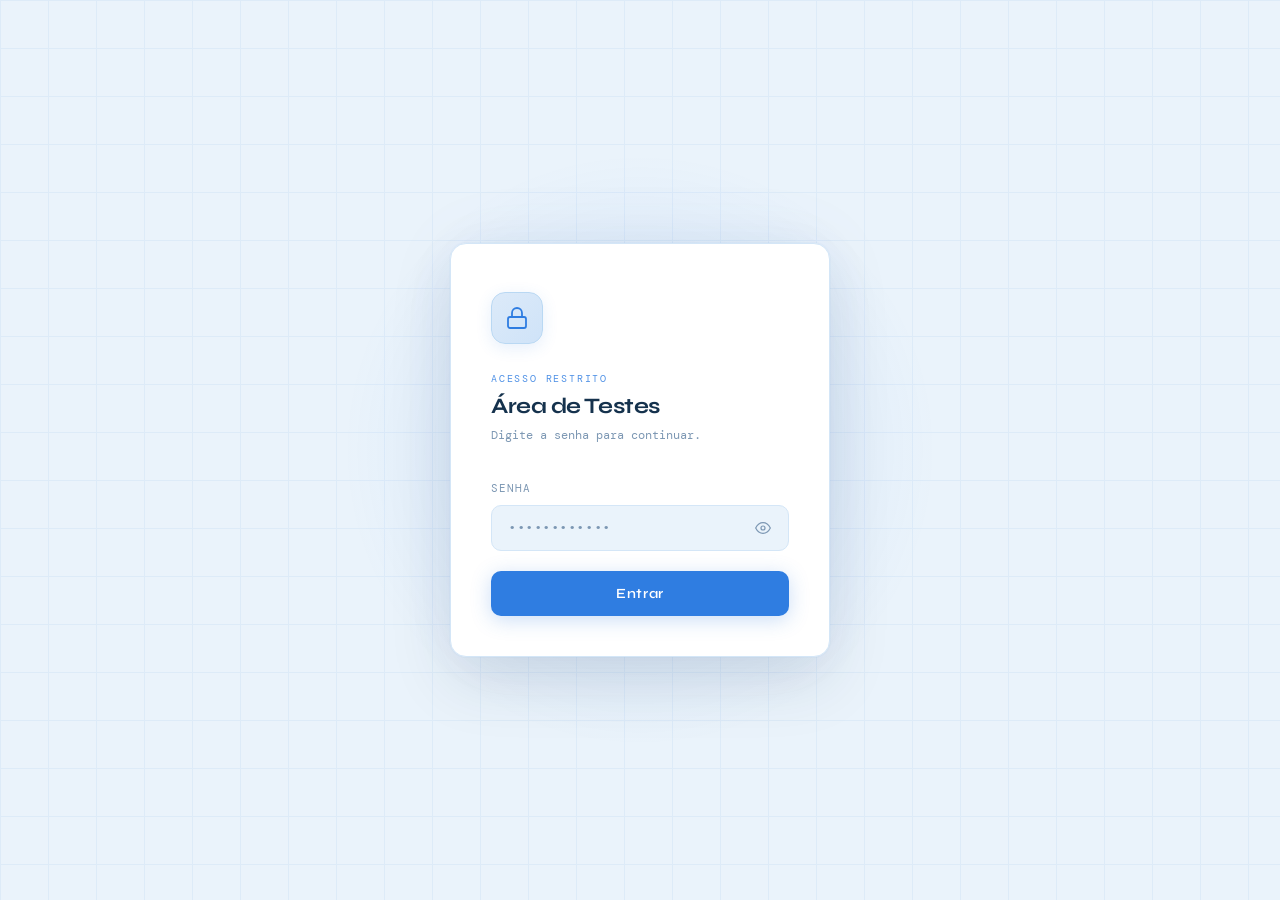
<file: index.html>
<!DOCTYPE html>
<html lang="pt-BR">
<head>
    <meta charset="UTF-8">
    <meta name="viewport" content="width=device-width, initial-scale=1.0">
    <title>Acesso Restrito</title>
    <link rel="preconnect" href="https://fonts.googleapis.com">
    <link href="https://fonts.googleapis.com/css2?family=DM+Mono:wght@300;400;500&family=Syne:wght@400;600;700&display=swap" rel="stylesheet">
    <style>
        *, *::before, *::after { box-sizing: border-box; margin: 0; padding: 0; }

        :root {
            --bg: #eaf3fb;
            --surface: #ffffff;
            --border: #d4e6f7;
            --border-active: #2f7de1;
            --accent: #2f7de1;
            --accent-glow: rgba(47, 125, 225, 0.18);
            --text: #15324d;
            --muted: #7c97b3;
            --error: #d23a4f;
            --error-glow: rgba(210, 58, 79, 0.15);
            --mono: 'DM Mono', monospace;
            --display: 'Syne', sans-serif;
        }

        body {
            background: var(--bg);
            color: var(--text);
            font-family: var(--display);
            min-height: 100vh;
            display: flex;
            align-items: center;
            justify-content: center;
            overflow: hidden;
        }

        body::before {
            content: '';
            position: fixed;
            inset: 0;
            background-image:
                linear-gradient(var(--border) 1px, transparent 1px),
                linear-gradient(90deg, var(--border) 1px, transparent 1px);
            background-size: 48px 48px;
            opacity: 0.6;
            z-index: 0;
        }

        body::after {
            content: '';
            position: fixed;
            top: 50%;
            left: 50%;
            transform: translate(-50%, -50%);
            width: 600px;
            height: 600px;
            background: radial-gradient(ellipse, rgba(47, 125, 225, 0.12) 0%, transparent 70%);
            z-index: 0;
            pointer-events: none;
        }

        .card {
            position: relative;
            z-index: 1;
            width: 380px;
            background: var(--surface);
            border: 1px solid var(--border);
            border-radius: 16px;
            padding: 48px 40px 40px;
            box-shadow:
                0 0 0 1px rgba(47, 125, 225, 0.03),
                0 24px 64px rgba(21, 50, 77, 0.12),
                0 0 80px rgba(47, 125, 225, 0.05);
            animation: fadeUp 0.5s cubic-bezier(0.22, 1, 0.36, 1) both;
        }

        @keyframes fadeUp {
            from { opacity: 0; transform: translateY(20px); }
            to   { opacity: 1; transform: translateY(0); }
        }

        .icon-wrap {
            width: 52px;
            height: 52px;
            background: linear-gradient(135deg, #dceaf9, #cfe3f8);
            border: 1px solid #b9d8f3;
            border-radius: 14px;
            display: flex;
            align-items: center;
            justify-content: center;
            margin-bottom: 28px;
            box-shadow: 0 4px 16px rgba(47, 125, 225, 0.12);
        }

        .icon-wrap svg {
            width: 24px;
            height: 24px;
            stroke: var(--accent);
            fill: none;
            stroke-width: 1.8;
            stroke-linecap: round;
            stroke-linejoin: round;
        }

        .label-tag {
            font-family: var(--mono);
            font-size: 10px;
            letter-spacing: 0.18em;
            color: var(--accent);
            text-transform: uppercase;
            margin-bottom: 8px;
            opacity: 0.85;
        }

        h1 {
            font-size: 22px;
            font-weight: 700;
            color: var(--text);
            letter-spacing: -0.02em;
            margin-bottom: 6px;
            line-height: 1.2;
        }

        .subtitle {
            font-family: var(--mono);
            font-size: 12px;
            color: var(--muted);
            margin-bottom: 36px;
            line-height: 1.6;
        }

        .field-label {
            font-family: var(--mono);
            font-size: 11px;
            letter-spacing: 0.1em;
            color: var(--muted);
            text-transform: uppercase;
            margin-bottom: 10px;
            display: block;
        }

        .input-wrap {
            position: relative;
            margin-bottom: 20px;
        }

        input[type="password"] {
            width: 100%;
            padding: 13px 46px 13px 16px;
            background: var(--bg);
            border: 1px solid var(--border);
            border-radius: 10px;
            color: var(--text);
            font-family: var(--mono);
            font-size: 14px;
            letter-spacing: 0.12em;
            outline: none;
            transition: border-color 0.2s, box-shadow 0.2s;
            caret-color: var(--accent);
        }

        input[type="password"]::placeholder {
            color: var(--muted);
            letter-spacing: 0.04em;
        }

        input[type="password"]:focus {
            border-color: var(--border-active);
            box-shadow: 0 0 0 3px var(--accent-glow);
        }

        input.error-state {
            border-color: var(--error) !important;
            box-shadow: 0 0 0 3px var(--error-glow) !important;
            animation: shake 0.35s cubic-bezier(0.36, 0.07, 0.19, 0.97);
        }

        @keyframes shake {
            0%, 100% { transform: translateX(0); }
            20%       { transform: translateX(-6px); }
            40%       { transform: translateX(6px); }
            60%       { transform: translateX(-4px); }
            80%       { transform: translateX(4px); }
        }

        .toggle-eye {
            position: absolute;
            right: 14px;
            top: 50%;
            transform: translateY(-50%);
            cursor: pointer;
            color: var(--muted);
            transition: color 0.2s;
            background: none;
            border: none;
            padding: 4px;
            display: flex;
            align-items: center;
        }
        .toggle-eye:hover { color: var(--accent-dark, var(--text)); }
        .toggle-eye svg {
            width: 16px;
            height: 16px;
            stroke: currentColor;
            fill: none;
            stroke-width: 1.8;
            stroke-linecap: round;
            stroke-linejoin: round;
        }

        button#submitBtn {
            width: 100%;
            padding: 14px;
            background: var(--accent);
            color: #fff;
            font-family: var(--display);
            font-size: 14px;
            font-weight: 600;
            letter-spacing: 0.04em;
            border: none;
            border-radius: 10px;
            cursor: pointer;
            transition: opacity 0.2s, transform 0.15s, box-shadow 0.2s;
            position: relative;
            overflow: hidden;
            box-shadow: 0 4px 20px rgba(47, 125, 225, 0.25);
        }

        button#submitBtn:hover {
            opacity: 0.92;
            box-shadow: 0 6px 28px rgba(47, 125, 225, 0.38);
        }

        button#submitBtn:active {
            transform: scale(0.98);
        }

        button#submitBtn.loading {
            pointer-events: none;
            opacity: 0.7;
        }

        .spinner {
            display: none;
            width: 16px;
            height: 16px;
            border: 2px solid rgba(255,255,255,0.3);
            border-top-color: white;
            border-radius: 50%;
            animation: spin 0.6s linear infinite;
            position: absolute;
            right: 16px;
            top: 50%;
            transform: translateY(-50%);
        }
        @keyframes spin { to { transform: translateY(-50%) rotate(360deg); } }
        button#submitBtn.loading .spinner { display: block; }

        .error-msg {
            display: none;
            align-items: center;
            gap: 8px;
            margin-top: 16px;
            padding: 11px 14px;
            background: rgba(210, 58, 79, 0.06);
            border: 1px solid rgba(210, 58, 79, 0.22);
            border-radius: 8px;
            font-family: var(--mono);
            font-size: 12px;
            color: var(--error);
        }

        .error-msg.visible { display: flex; }

        .error-msg svg {
            width: 14px;
            height: 14px;
            stroke: var(--error);
            fill: none;
            stroke-width: 2;
            stroke-linecap: round;
            flex-shrink: 0;
        }
    </style>
</head>
<body>
    <div class="card">
        <div class="icon-wrap">
            <svg viewBox="0 0 24 24">
                <rect x="3" y="11" width="18" height="11" rx="2"/>
                <path d="M7 11V7a5 5 0 0 1 10 0v4"/>
            </svg>
        </div>

        <p class="label-tag">Acesso Restrito</p>
        <h1>Área de Testes</h1>
        <p class="subtitle">Digite a senha para continuar.</p>

        <label class="field-label" for="password">Senha</label>
        <div class="input-wrap">
            <input type="password" id="password" placeholder="••••••••••••" autocomplete="current-password">
            <button class="toggle-eye" id="eyeBtn" type="button" aria-label="Mostrar/ocultar senha" onclick="toggleEye()">
                <svg id="eyeIcon" viewBox="0 0 24 24">
                    <path d="M1 12s4-8 11-8 11 8 11 8-4 8-11 8-11-8-11-8z"/>
                    <circle cx="12" cy="12" r="3"/>
                </svg>
            </button>
        </div>

        <button id="submitBtn" onclick="checkAccess()">
            Entrar
            <div class="spinner"></div>
        </button>

        <div class="error-msg" id="error">
            <svg viewBox="0 0 24 24"><circle cx="12" cy="12" r="10"/><line x1="12" y1="8" x2="12" y2="12"/><line x1="12" y1="16" x2="12.01" y2="16"/></svg>
            Senha incorreta.
        </div>
    </div>

    <script>
        // ── Configuração de segurança ──────────────────────────────────────
        // Troque o valor abaixo pelo hash SHA-256 da sua senha.
        // Veja "gerar-hash.html" (no mesmo repositório) para gerar esse valor.
        const targetHash = "7bd87f4ac5fd8e3a92d9dad0959c8d0ef834b66c77d57141b4f10c31163b720e";
        // ────────────────────────────────────────────────────────────────────

        function toggleEye() {
            const input = document.getElementById('password');
            const icon  = document.getElementById('eyeIcon');
            const isHidden = input.type === 'password';
            input.type = isHidden ? 'text' : 'password';
            icon.innerHTML = isHidden
                ? `<path d="M17.94 17.94A10.07 10.07 0 0 1 12 20c-7 0-11-8-11-8a18.45 18.45 0 0 1 5.06-5.94M9.9 4.24A9.12 9.12 0 0 1 12 4c7 0 11 8 11 8a18.5 18.5 0 0 1-2.16 3.19m-6.72-1.07a3 3 0 1 1-4.24-4.24"/><line x1="1" y1="1" x2="23" y2="23"/>`
                : `<path d="M1 12s4-8 11-8 11 8 11 8-4 8-11 8-11-8-11-8z"/><circle cx="12" cy="12" r="3"/>`;
        }

        async function checkAccess() {
            const passInput = document.getElementById('password');
            const btn       = document.getElementById('submitBtn');
            const errorEl   = document.getElementById('error');

            const pass = passInput.value;
            if (!pass) return;

            btn.classList.add('loading');
            errorEl.classList.remove('visible');
            passInput.classList.remove('error-state');

            const encoder    = new TextEncoder();
            const hashBuffer = await crypto.subtle.digest('SHA-256', encoder.encode(pass));
            const hashArray  = new Uint8Array(hashBuffer);
            const inputHash  = Array.from(hashArray).map(b => b.toString(16).padStart(2, '0')).join('');

            btn.classList.remove('loading');

            if (inputHash === targetHash) {
                sessionStorage.setItem('authenticated', 'true');
                window.location.href = 'home.html';
            } else {
                passInput.classList.add('error-state');
                errorEl.classList.add('visible');
                passInput.value = '';
                passInput.focus();
            }
        }

        document.getElementById('password').addEventListener('keydown', e => {
            if (e.key === 'Enter') checkAccess();
            document.getElementById('password').classList.remove('error-state');
        });
    </script>
</body>
</html>
</file>
